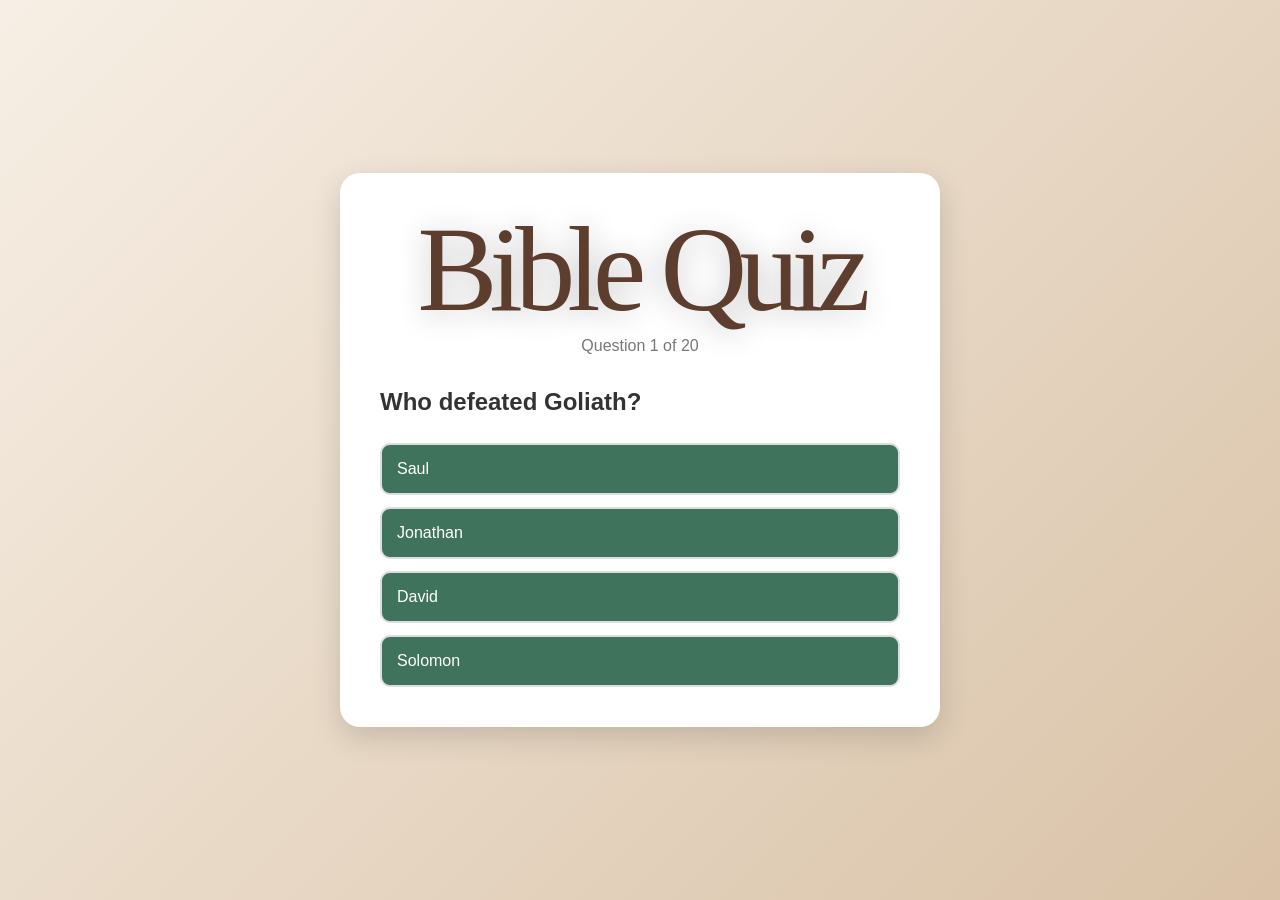
<file: quiz.html>
<!DOCTYPE html>
<html lang="en">
<head>
    <meta charset="UTF-8">
    <meta name="viewport" content="width=device-width, initial-scale=1.0">
    <title>Bible Quiz Game</title>
    <link rel="stylesheet" href="style.css">
</head>

<body>

    <div class="quiz-container">

    <h1>Bible Quiz</h1>

    <p class="question-number">Question 1 of 20</p>

    <h2 class="question">Who built the ark?</h2>

    <div class="answer-buttons">
        <!-- JavaScript will add the answers here -->
    </div>

    <button class="next-btn">Next Question</button>

</div>
 <script src="script.js"></script>
</body>
</html>
</file>
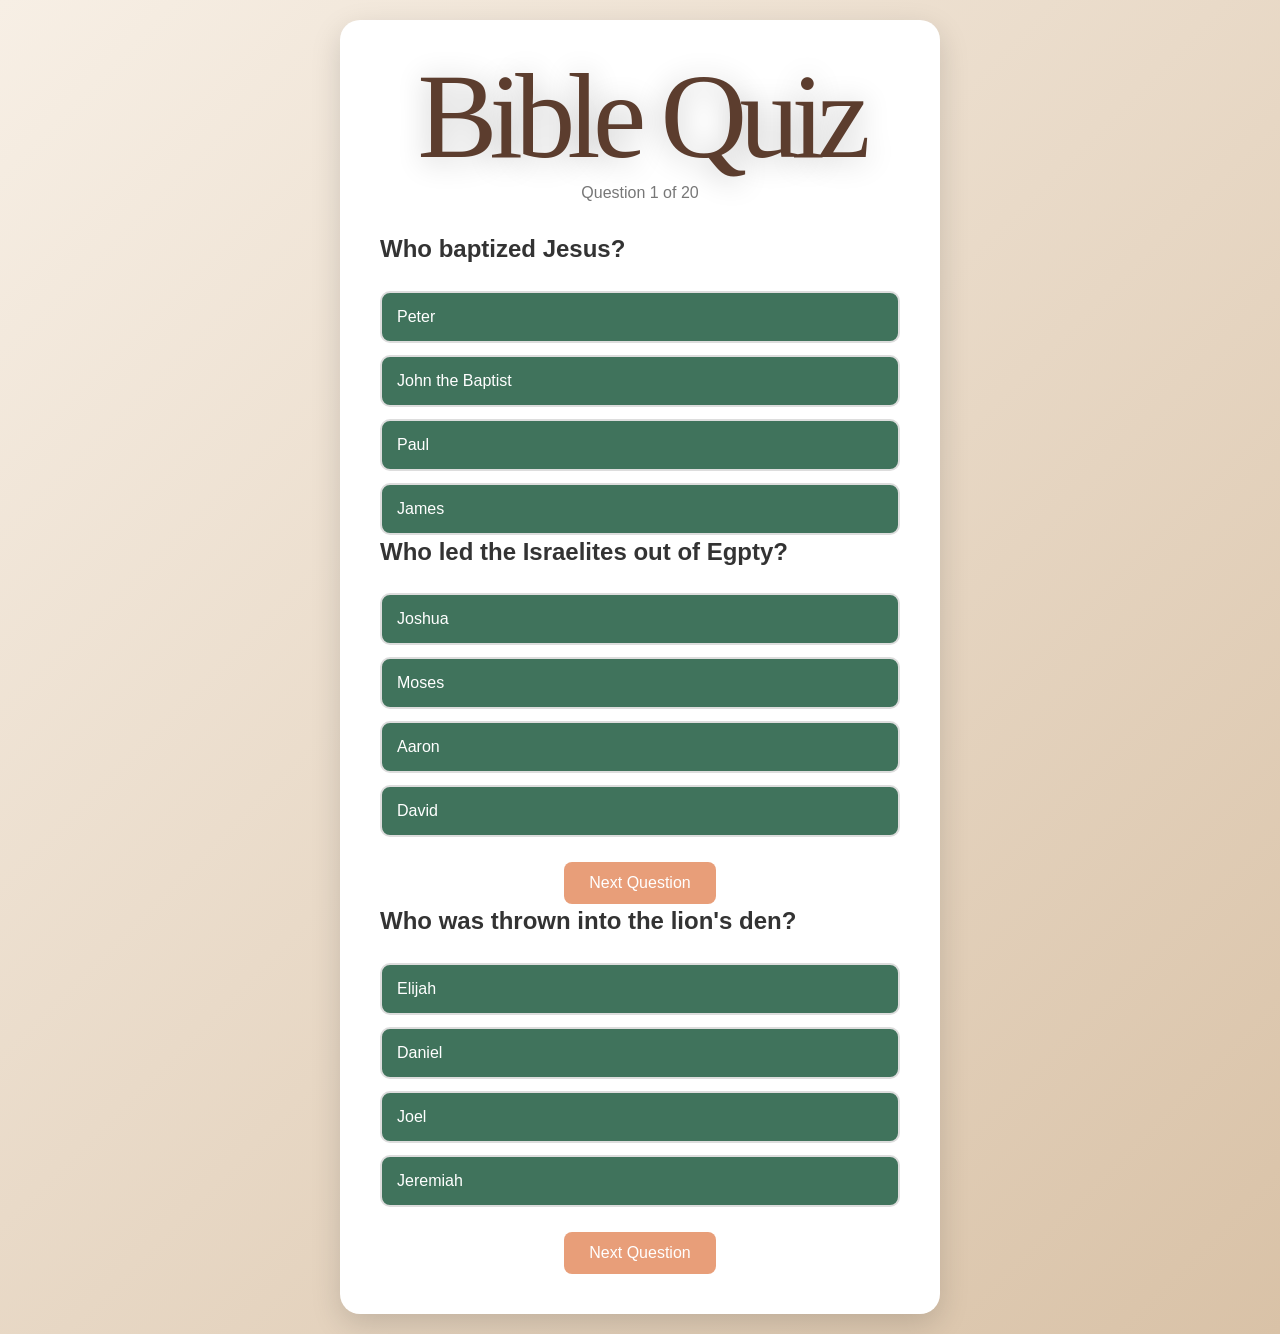
<file: bible quiz/quiz.html>
<!DOCTYPE html>
<html lang="en">
<head>
    <meta charset="UTF-8">
    <meta name="viewport" content="width=device-width, initial-scale=1.0">
    <title>Bible Quiz Game</title>
    <link rel="stylesheet" href="style.css">
</head>

<body>

    <div class="quiz-container">

        <h1>Bible Quiz</h1>

        <p class="question-number">Question 1 of 10</p>

        <h2 class="question">
            Who built the ark?
        </h2>

        <div class="answer-buttons">
            <button class="answer-btn">Abraham</button>
            <button class="answer-btn">Moses</button>
            <button class="answer-btn">Noah</button>
            <button class="answer-btn">David</button>
        </div>

        <button class="next-btn">Next Question</button>

        <h2 class="question"> Who led the Israelites out of Egpty?</h2>
        <div class="answer-buttons">
            <button class="answer-btn">Joshua</button>
            <button class="answer-btn">Moses</button>
            <button class="answer-btn">Aaron</button>
            <button class="answer-btn">David</button>
        </div>
        <button class="next-btn">Next Question</button>

        <h2 class="question">Who was thrown into the lion's den?</h2>
         <div class="answer-buttons">
            <button class="answer-btn">Elijah</button>
            <button class="answer-btn">Daniel</button>
            <button class="answer-btn">Joel</button>
            <button class="answer-btn">Jeremiah</button>
         </div>
         <button class="next-btn">Next Question</button>

    </div>
 <script src="script.js"></script>
</body>
</html>
</file>
<file: style.css>
:root {
      color-scheme: dark;
      font-family: Inter, ui-sans-serif, system-ui, -apple-system, BlinkMacSystemFont, "Segoe UI", sans-serif;
      font-synthesis: none;
      text-rendering: optimizeLegibility;
      -webkit-font-smoothing: antialiased;
      -moz-osx-font-smoothing: grayscale;
      --ink: #fffdf7;
      --muted: rgba(255, 253, 247, 0.78);
      --gold: #f6d58b;
    }

    * {
      box-sizing: border-box;
    }

    body {
      min-width: 320px;
      min-height: 100vh;
      min-height: 100svh;
      margin: 0;
      display: grid;
      place-items: center;
      padding: clamp(1rem, 4vw, 3rem);
      overflow-x: hidden;
      color: var(--ink);
      background:
        radial-gradient(ellipse at 12% 12%, rgba(128, 156, 115, 0.22), transparent 38rem),
        radial-gradient(ellipse at 88% 88%, rgba(191, 143, 79, 0.15), transparent 34rem),
        #101b18;
    }

    .welcome-card {
      position: relative;
      isolation: isolate;
      width: min(100%, 1100px);
      min-height: min(690px, calc(100svh - 3rem));
      display: grid;
      place-items: center;
      overflow: hidden;
      border: 1px solid rgba(255, 255, 255, 0.34);
      border-radius: clamp(1.5rem, 4vw, 2.75rem);
      background: rgba(255, 255, 255, 0.08);
      box-shadow:
        0 36px 100px rgba(0, 0, 0, 0.4),
        inset 0 1px 0 rgba(255, 255, 255, 0.3);
    }

    .welcome-card__image,
    .welcome-card__shade {
      position: absolute;
      z-index: -1;
      inset: 0;
      width: 100%;
      height: 100%;
    }

    .welcome-card__image {
      object-fit: cover;
      object-position: center 58%;
      animation: image-arrive 1.2s ease-out both;
    }

    .welcome-card__shade {
      background:
        linear-gradient(90deg, rgba(9, 17, 14, 0.64), rgba(9, 17, 14, 0.24) 58%, rgba(9, 17, 14, 0.34)),
        linear-gradient(0deg, rgba(8, 14, 12, 0.48), transparent 65%);
      backdrop-filter: blur(1px);
    }

    .welcome-card__content {
      width: min(100% - 2rem, 680px);
      margin: auto;
      padding: clamp(2rem, 7vw, 5.5rem);
      text-align: center;
      animation: content-arrive 800ms 120ms ease-out both;
    }

    .eyebrow {
      display: inline-flex;
      align-items: center;
      gap: 0.7rem;
      margin: 0 0 1.5rem;
      color: var(--gold);
      font-size: 0.75rem;
      font-weight: 700;
      letter-spacing: 0.2em;
      line-height: 1.4;
      text-transform: uppercase;
    }

    .eyebrow::before,
    .eyebrow::after {
      width: 1.5rem;
      height: 1px;
      content: "";
      background: currentColor;
      opacity: 0.8;
    }

    h1 {
      margin: 0;
      font-family: Georgia, "Times New Roman", serif;
      font-size: clamp(3.5rem, 11vw, 7.5rem);
      font-weight: 500;
      letter-spacing: -0.065em;
      line-height: 0.95;
      text-wrap: balance;
      text-shadow: 0 3px 30px rgba(0, 0, 0, 0.24);
    }

    .welcome-card__description {
      max-width: 34rem;
      margin: 1.5rem auto 2.25rem;
      color: var(--muted);
      font-size: clamp(1rem, 2vw, 1.125rem);
      line-height: 1.7;
      text-wrap: balance;
    }

    .open-button {
      display: inline-flex;
      min-height: 3.5rem;
      align-items: center;
      justify-content: center;
      gap: 0.85rem;
      padding: 0.85rem 1.65rem;
      border: 1px solid rgba(255, 255, 255, 0.75);
      border-radius: 999px;
      color: #17201a;
      background: rgba(255, 253, 247, 0.94);
      box-shadow: 0 10px 30px rgba(0, 0, 0, 0.2);
      font: inherit;
      font-size: 0.95rem;
      font-weight: 700;
      text-decoration: none;
      transition: transform 180ms ease, background-color 180ms ease, box-shadow 180ms ease;
    }

    .open-button:hover {
      transform: translateY(-2px);
      background: #148a97;
      box-shadow: 0 14px 34px rgba(0, 0, 0, 0.3);
    }

    .open-button:focus-visible {
      outline: 3px solid var(--gold);
      outline-offset: 5px;
    }

    .open-button__arrow {
      font-size: 1.2rem;
      line-height: 1;
      transition: transform 180ms ease;
    }

    .open-button:hover .open-button__arrow {
      transform: translateX(3px);
    }

    @keyframes content-arrive {
      from { opacity: 0; transform: translateY(14px); }
      to { opacity: 1; transform: translateY(0); }
    }

    @keyframes image-arrive {
      from { opacity: 0.65; transform: scale(1.035); }
      to { opacity: 1; transform: scale(1); }
    }

    @media (max-width: 600px) {
      .welcome-card {
        min-height: min(680px, calc(100svh - 2rem));
      }

      .welcome-card__image {
        object-position: 56% center;
      }

      .welcome-card__shade {
        background:
          linear-gradient(0deg, rgba(9, 17, 14, 0.7), rgba(9, 17, 14, 0.34)),
          linear-gradient(90deg, rgba(9, 17, 14, 0.2), transparent);
      }
    }

    @media (prefers-reduced-motion: reduce) {
      *,
      *::before,
      *::after {
        animation-duration: 0.01ms !important;
        animation-iteration-count: 1 !important;
        scroll-behavior: auto !important;
        transition-duration: 0.01ms !important;
      }
    }

    * {
    margin: 0;
    padding: 0;
    box-sizing: border-box;
}

body {
    font-family: Arial, sans-serif;
    background: linear-gradient(135deg, #f7efe5, #d9c2a7);
    min-height: 100vh;
    display: flex;
    justify-content: center;
    align-items: center;
    padding: 20px;
}

.quiz-container {
    background-color: white;
    width: 100%;
    max-width: 600px;
    padding: 40px;
    border-radius: 20px;
    box-shadow: 0 10px 30px rgba(0, 0, 0, 0.15);
}

h1 {
    text-align: center;
    color: #5c3d2e;
    margin-bottom: 10px;
}

.question-number {
    text-align: center;
    color: #777;
    margin-bottom: 30px;
}

.question {
    color: #333;
    margin-bottom: 25px;
    line-height: 1.4;
}

.answer-buttons {
    display: flex;
    flex-direction: column;
    gap: 12px;
}

.answer-btn {
    width: 100%;
    padding: 15px;
    background-color: #40735c;
    border: 2px solid #ddd;
    border-radius: 10px;
    font-size: 16px;
    text-align: left;
    cursor: pointer;
    transition: 0.3s;
}

.answer-btn:hover {
    background-color: #eadbc8;
    border-color: #5c3d2e;
}

.next-btn {
    display: block;
    margin: 25px auto 0;
    padding: 12px 25px;
    background-color: #e89e79;
    color: white;
    border: none;
    border-radius: 8px;
    font-size: 16px;
    cursor: pointer;
    transition: 0.3s;
}

.next-btn:hover {
    background-color: #cab3a9;
}

.answer-btn.correct {
    background-color: #b7e4c7;
    border-color: #2d6a4f;
    color: #1b4332;
}

.answer-btn.wrong {
    background-color: #f8c4c4;
    border-color: #c1121f;
    color: #7f0000;
}

.answer-btn:disabled {
    cursor: not-allowed;
}

.score-screen {
    text-align: center;
    padding: 10px;
}

.trophy {
    font-size: 70px;
    margin-bottom: 10px;
}

.score-screen h2 {
    font-size: 32px;
    color: #5c3d2e;
    margin-bottom: 15px;
}

.score-text {
    font-size: 18px;
    color: #777;
    margin-bottom: 5px;
}

.score-number {
    font-size: 48px;
    font-weight: bold;
    color: #5c3d2e;
    margin-bottom: 5px;
}

.percentage {
    font-size: 28px;
    font-weight: bold;
    color: #2d6a4f;
    margin-bottom: 20px;
}

.encouragement {
    font-size: 17px;
    color: #555;
    line-height: 1.5;
}

/* Mobile Responsive Design */

@media (max-width: 600px) {

    body {
        padding: 15px;
    }

    .quiz-container {
        padding: 25px 18px;
        border-radius: 15px;
    }

    h1 {
        font-size: 28px;
    }

    .question-number {
        font-size: 14px;
        margin-bottom: 20px;
    }

    .question {
        font-size: 20px;
        margin-bottom: 20px;
    }

    .answer-btn {
        padding: 14px;
        font-size: 15px;
    }

    .next-btn {
        width: 100%;
        padding: 14px;
        font-size: 16px;
    }

    .quiz-container img {
        height: 160px;
        border-radius: 12px;
        margin-bottom: 20px;
    }

    /* Score screen */

    .trophy {
        font-size: 55px;
    }

    .score-screen h2 {
        font-size: 27px;
    }

    .score-number {
        font-size: 42px;
    }

    .percentage {
        font-size: 25px;
    }

    .encouragement {
        font-size: 15px;
        padding: 0 5px;
    }
}

.answer-btn:active,
.next-btn:active {
    transform: scale(0.98);
}

.answer-btn:active,
.next-btn:active {
    transform: scale(0.98);
}
</file>
<file: bible quiz/style.css>
:root {
      color-scheme: dark;
      font-family: Inter, ui-sans-serif, system-ui, -apple-system, BlinkMacSystemFont, "Segoe UI", sans-serif;
      font-synthesis: none;
      text-rendering: optimizeLegibility;
      -webkit-font-smoothing: antialiased;
      -moz-osx-font-smoothing: grayscale;
      --ink: #fffdf7;
      --muted: rgba(255, 253, 247, 0.78);
      --gold: #f6d58b;
    }

    * {
      box-sizing: border-box;
    }

    body {
      min-width: 320px;
      min-height: 100vh;
      min-height: 100svh;
      margin: 0;
      display: grid;
      place-items: center;
      padding: clamp(1rem, 4vw, 3rem);
      overflow-x: hidden;
      color: var(--ink);
      background:
        radial-gradient(ellipse at 12% 12%, rgba(128, 156, 115, 0.22), transparent 38rem),
        radial-gradient(ellipse at 88% 88%, rgba(191, 143, 79, 0.15), transparent 34rem),
        #101b18;
    }

    .welcome-card {
      position: relative;
      isolation: isolate;
      width: min(100%, 1100px);
      min-height: min(690px, calc(100svh - 3rem));
      display: grid;
      place-items: center;
      overflow: hidden;
      border: 1px solid rgba(255, 255, 255, 0.34);
      border-radius: clamp(1.5rem, 4vw, 2.75rem);
      background: rgba(255, 255, 255, 0.08);
      box-shadow:
        0 36px 100px rgba(0, 0, 0, 0.4),
        inset 0 1px 0 rgba(255, 255, 255, 0.3);
    }

    .welcome-card__image,
    .welcome-card__shade {
      position: absolute;
      z-index: -1;
      inset: 0;
      width: 100%;
      height: 100%;
    }

    .welcome-card__image {
      object-fit: cover;
      object-position: center 58%;
      animation: image-arrive 1.2s ease-out both;
    }

    .welcome-card__shade {
      background:
        linear-gradient(90deg, rgba(9, 17, 14, 0.64), rgba(9, 17, 14, 0.24) 58%, rgba(9, 17, 14, 0.34)),
        linear-gradient(0deg, rgba(8, 14, 12, 0.48), transparent 65%);
      backdrop-filter: blur(1px);
    }

    .welcome-card__content {
      width: min(100% - 2rem, 680px);
      margin: auto;
      padding: clamp(2rem, 7vw, 5.5rem);
      text-align: center;
      animation: content-arrive 800ms 120ms ease-out both;
    }

    .eyebrow {
      display: inline-flex;
      align-items: center;
      gap: 0.7rem;
      margin: 0 0 1.5rem;
      color: var(--gold);
      font-size: 0.75rem;
      font-weight: 700;
      letter-spacing: 0.2em;
      line-height: 1.4;
      text-transform: uppercase;
    }

    .eyebrow::before,
    .eyebrow::after {
      width: 1.5rem;
      height: 1px;
      content: "";
      background: currentColor;
      opacity: 0.8;
    }

    h1 {
      margin: 0;
      font-family: Georgia, "Times New Roman", serif;
      font-size: clamp(3.5rem, 11vw, 7.5rem);
      font-weight: 500;
      letter-spacing: -0.065em;
      line-height: 0.95;
      text-wrap: balance;
      text-shadow: 0 3px 30px rgba(0, 0, 0, 0.24);
    }

    .welcome-card__description {
      max-width: 34rem;
      margin: 1.5rem auto 2.25rem;
      color: var(--muted);
      font-size: clamp(1rem, 2vw, 1.125rem);
      line-height: 1.7;
      text-wrap: balance;
    }

    .open-button {
      display: inline-flex;
      min-height: 3.5rem;
      align-items: center;
      justify-content: center;
      gap: 0.85rem;
      padding: 0.85rem 1.65rem;
      border: 1px solid rgba(255, 255, 255, 0.75);
      border-radius: 999px;
      color: #17201a;
      background: rgba(255, 253, 247, 0.94);
      box-shadow: 0 10px 30px rgba(0, 0, 0, 0.2);
      font: inherit;
      font-size: 0.95rem;
      font-weight: 700;
      text-decoration: none;
      transition: transform 180ms ease, background-color 180ms ease, box-shadow 180ms ease;
    }

    .open-button:hover {
      transform: translateY(-2px);
      background: #148a97;
      box-shadow: 0 14px 34px rgba(0, 0, 0, 0.3);
    }

    .open-button:focus-visible {
      outline: 3px solid var(--gold);
      outline-offset: 5px;
    }

    .open-button__arrow {
      font-size: 1.2rem;
      line-height: 1;
      transition: transform 180ms ease;
    }

    .open-button:hover .open-button__arrow {
      transform: translateX(3px);
    }

    @keyframes content-arrive {
      from { opacity: 0; transform: translateY(14px); }
      to { opacity: 1; transform: translateY(0); }
    }

    @keyframes image-arrive {
      from { opacity: 0.65; transform: scale(1.035); }
      to { opacity: 1; transform: scale(1); }
    }

    @media (max-width: 600px) {
      .welcome-card {
        min-height: min(680px, calc(100svh - 2rem));
      }

      .welcome-card__image {
        object-position: 56% center;
      }

      .welcome-card__shade {
        background:
          linear-gradient(0deg, rgba(9, 17, 14, 0.7), rgba(9, 17, 14, 0.34)),
          linear-gradient(90deg, rgba(9, 17, 14, 0.2), transparent);
      }
    }

    @media (prefers-reduced-motion: reduce) {
      *,
      *::before,
      *::after {
        animation-duration: 0.01ms !important;
        animation-iteration-count: 1 !important;
        scroll-behavior: auto !important;
        transition-duration: 0.01ms !important;
      }
    }

    * {
    margin: 0;
    padding: 0;
    box-sizing: border-box;
}

body {
    font-family: Arial, sans-serif;
    background: linear-gradient(135deg, #f7efe5, #d9c2a7);
    min-height: 100vh;
    display: flex;
    justify-content: center;
    align-items: center;
    padding: 20px;
}

.quiz-container {
    background-color: white;
    width: 100%;
    max-width: 600px;
    padding: 40px;
    border-radius: 20px;
    box-shadow: 0 10px 30px rgba(0, 0, 0, 0.15);
}

h1 {
    text-align: center;
    color: #5c3d2e;
    margin-bottom: 10px;
}

.question-number {
    text-align: center;
    color: #777;
    margin-bottom: 30px;
}

.question {
    color: #333;
    margin-bottom: 25px;
    line-height: 1.4;
}

.answer-buttons {
    display: flex;
    flex-direction: column;
    gap: 12px;
}

.answer-btn {
    width: 100%;
    padding: 15px;
    background-color: #40735c;
    border: 2px solid #ddd;
    border-radius: 10px;
    font-size: 16px;
    text-align: left;
    cursor: pointer;
    transition: 0.3s;
}

.answer-btn:hover {
    background-color: #eadbc8;
    border-color: #5c3d2e;
}

.next-btn {
    display: block;
    margin: 25px auto 0;
    padding: 12px 25px;
    background-color: #e89e79;
    color: white;
    border: none;
    border-radius: 8px;
    font-size: 16px;
    cursor: pointer;
    transition: 0.3s;
}

.next-btn:hover {
    background-color: #cab3a9;
}

.answer-btn.correct {
    background-color: #b7e4c7;
    border-color: #2d6a4f;
    color: #1b4332;
}

.answer-btn.wrong {
    background-color: #f8c4c4;
    border-color: #c1121f;
    color: #7f0000;
}

.answer-btn:disabled {
    cursor: not-allowed;
}

.score-screen {
    text-align: center;
    padding: 10px;
}

.trophy {
    font-size: 70px;
    margin-bottom: 10px;
}

.score-screen h2 {
    font-size: 32px;
    color: #5c3d2e;
    margin-bottom: 15px;
}

.score-text {
    font-size: 18px;
    color: #777;
    margin-bottom: 5px;
}

.score-number {
    font-size: 48px;
    font-weight: bold;
    color: #5c3d2e;
    margin-bottom: 5px;
}

.percentage {
    font-size: 28px;
    font-weight: bold;
    color: #2d6a4f;
    margin-bottom: 20px;
}

.encouragement {
    font-size: 17px;
    color: #555;
    line-height: 1.5;
}

/* Mobile Responsive Design */

@media (max-width: 600px) {

    body {
        padding: 15px;
    }

    .quiz-container {
        padding: 25px 18px;
        border-radius: 15px;
    }

    h1 {
        font-size: 28px;
    }

    .question-number {
        font-size: 14px;
        margin-bottom: 20px;
    }

    .question {
        font-size: 20px;
        margin-bottom: 20px;
    }

    .answer-btn {
        padding: 14px;
        font-size: 15px;
    }

    .next-btn {
        width: 100%;
        padding: 14px;
        font-size: 16px;
    }

    .quiz-container img {
        height: 160px;
        border-radius: 12px;
        margin-bottom: 20px;
    }

    /* Score screen */

    .trophy {
        font-size: 55px;
    }

    .score-screen h2 {
        font-size: 27px;
    }

    .score-number {
        font-size: 42px;
    }

    .percentage {
        font-size: 25px;
    }

    .encouragement {
        font-size: 15px;
        padding: 0 5px;
    }
}

.answer-btn:active,
.next-btn:active {
    transform: scale(0.98);
}
</file>
